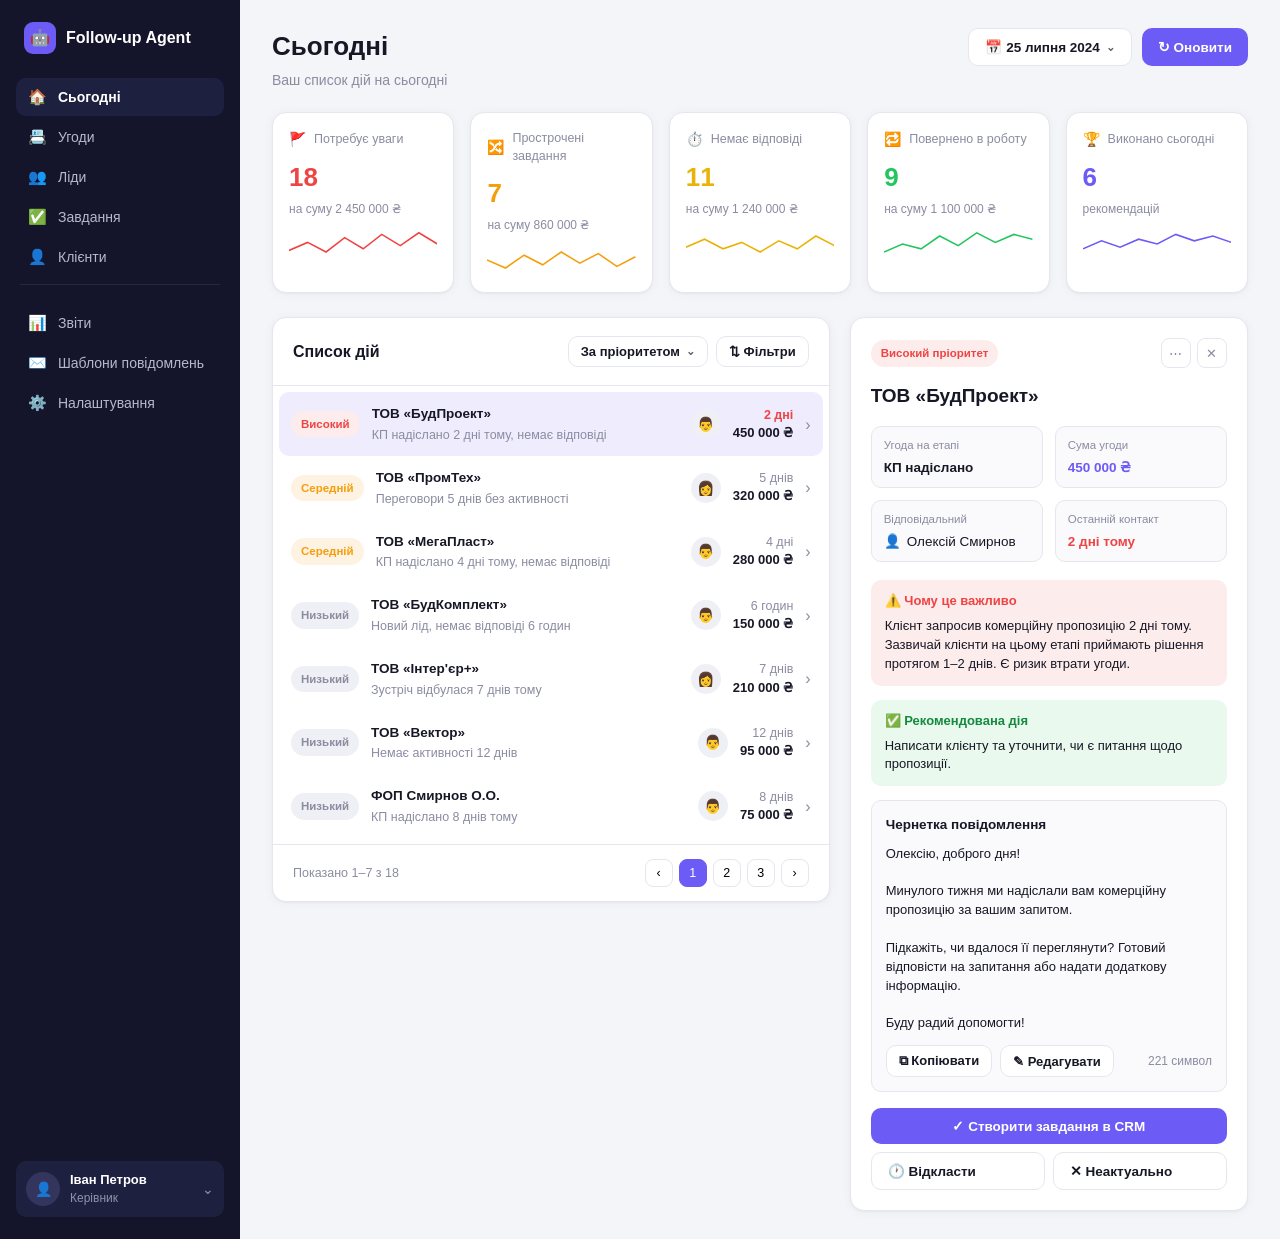
<file: docs/index.html>
<!doctype html>
<html lang="uk">
<head>
<meta charset="UTF-8">
<meta name="viewport" content="width=device-width, initial-scale=1.0">
<title>Follow-up Agent — Сьогодні</title>
<link rel="stylesheet" href="styles.css?v=20260726-3">
</head>
<body>
<div class="layout">

  <aside class="sidebar">
    <div class="brand">
      <span class="brand-icon">🤖</span>
      <span class="brand-name">Follow-up Agent</span>
    </div>

    <nav class="nav" id="nav">
      <button class="nav-item active" data-target="today">
        <span class="nav-icon">🏠</span> Сьогодні
      </button>
      <button class="nav-item" data-target="deals" data-label="Угоди">
        <span class="nav-icon">📇</span> Угоди
      </button>
      <button class="nav-item" data-target="placeholder" data-label="Ліди">
        <span class="nav-icon">👥</span> Ліди
      </button>
      <button class="nav-item" data-target="placeholder" data-label="Завдання">
        <span class="nav-icon">✅</span> Завдання
      </button>
      <button class="nav-item" data-target="placeholder" data-label="Клієнти">
        <span class="nav-icon">👤</span> Клієнти
      </button>
      <div class="nav-gap"></div>
      <button class="nav-item" data-target="placeholder" data-label="Звіти">
        <span class="nav-icon">📊</span> Звіти
      </button>
      <button class="nav-item" data-target="placeholder" data-label="Шаблони повідомлень">
        <span class="nav-icon">✉️</span> Шаблони повідомлень
      </button>
      <button class="nav-item" data-target="placeholder" data-label="Налаштування">
        <span class="nav-icon">⚙️</span> Налаштування
      </button>
    </nav>

    <div class="user-card">
      <div class="user-avatar">👤</div>
      <div class="user-meta">
        <div class="user-name">Іван Петров</div>
        <div class="user-role">Керівник</div>
      </div>
      <span class="user-caret">⌄</span>
    </div>
  </aside>

  <main class="content">

    <div id="view-today">

    <header class="page-header">
      <div>
        <h1>Сьогодні</h1>
        <p class="subtitle">Ваш список дій на сьогодні</p>
      </div>
      <div class="header-actions">
        <button class="btn btn-ghost">📅 25 липня 2024 <span class="caret">⌄</span></button>
        <button class="btn btn-primary" id="refresh-btn">↻ Оновити</button>
      </div>
    </header>

    <section class="stats">
      <article class="stat-card stat-red">
        <div class="stat-top">
          <span class="stat-icon">🚩</span>
          <span class="stat-label">Потребує уваги</span>
        </div>
        <div class="stat-value">18</div>
        <div class="stat-sub">на суму 2 450 000 ₴</div>
        <svg class="sparkline" viewBox="0 0 200 40" preserveAspectRatio="none"><polyline points="0,28 25,18 50,30 75,12 100,26 125,8 150,22 175,6 200,20"/></svg>
      </article>

      <article class="stat-card stat-orange">
        <div class="stat-top">
          <span class="stat-icon">🔀</span>
          <span class="stat-label">Прострочені завдання</span>
        </div>
        <div class="stat-value">7</div>
        <div class="stat-sub">на суму 860 000 ₴</div>
        <svg class="sparkline" viewBox="0 0 200 40" preserveAspectRatio="none"><polyline points="0,20 25,30 50,14 75,26 100,10 125,24 150,12 175,28 200,16"/></svg>
      </article>

      <article class="stat-card stat-yellow">
        <div class="stat-top">
          <span class="stat-icon">⏱️</span>
          <span class="stat-label">Немає відповіді</span>
        </div>
        <div class="stat-value">11</div>
        <div class="stat-sub">на суму 1 240 000 ₴</div>
        <svg class="sparkline" viewBox="0 0 200 40" preserveAspectRatio="none"><polyline points="0,24 25,14 50,26 75,18 100,30 125,16 150,26 175,10 200,22"/></svg>
      </article>

      <article class="stat-card stat-green">
        <div class="stat-top">
          <span class="stat-icon">🔁</span>
          <span class="stat-label">Повернено в роботу</span>
        </div>
        <div class="stat-value">9</div>
        <div class="stat-sub">на суму 1 100 000 ₴</div>
        <svg class="sparkline" viewBox="0 0 200 40" preserveAspectRatio="none"><polyline points="0,30 25,20 50,26 75,10 100,22 125,6 150,18 175,8 200,14"/></svg>
      </article>

      <article class="stat-card stat-purple">
        <div class="stat-top">
          <span class="stat-icon">🏆</span>
          <span class="stat-label">Виконано сьогодні</span>
        </div>
        <div class="stat-value">6</div>
        <div class="stat-sub">рекомендацій</div>
        <svg class="sparkline" viewBox="0 0 200 40" preserveAspectRatio="none"><polyline points="0,26 25,16 50,24 75,14 100,20 125,8 150,16 175,10 200,18"/></svg>
      </article>
    </section>

    <section class="workspace">

      <div class="panel actions-panel">
        <div class="panel-header">
          <h2>Список дій</h2>
          <div class="panel-controls">
            <button class="btn btn-ghost btn-sm" id="sort-btn">За пріоритетом <span class="caret">⌄</span></button>
            <button class="btn btn-ghost btn-sm" id="filter-btn">⇅ Фільтри</button>
            <div class="filter-dropdown" id="filter-dropdown" hidden>
              <label><input type="checkbox" class="filter-check" value="high" checked> Високий</label>
              <label><input type="checkbox" class="filter-check" value="mid" checked> Середній</label>
              <label><input type="checkbox" class="filter-check" value="low" checked> Низький</label>
            </div>
          </div>
        </div>

        <ul class="action-list" id="action-list">
          <li class="action-item selected" data-index="0" data-priority="high" data-amount="450000">
            <span class="priority priority-high">Високий</span>
            <div class="action-main">
              <div class="action-title">ТОВ «БудПроект»</div>
              <div class="action-desc">КП надіслано 2 дні тому, немає відповіді</div>
            </div>
            <div class="action-avatar">👨</div>
            <div class="action-meta">
              <div class="action-days days-high">2 дні</div>
              <div class="action-amount">450 000 ₴</div>
            </div>
            <span class="chevron">›</span>
          </li>

          <li class="action-item" data-index="1" data-priority="mid" data-amount="320000">
            <span class="priority priority-mid">Середній</span>
            <div class="action-main">
              <div class="action-title">ТОВ «ПромТех»</div>
              <div class="action-desc">Переговори 5 днів без активності</div>
            </div>
            <div class="action-avatar">👩</div>
            <div class="action-meta">
              <div class="action-days">5 днів</div>
              <div class="action-amount">320 000 ₴</div>
            </div>
            <span class="chevron">›</span>
          </li>

          <li class="action-item" data-index="2" data-priority="mid" data-amount="280000">
            <span class="priority priority-mid">Середній</span>
            <div class="action-main">
              <div class="action-title">ТОВ «МегаПласт»</div>
              <div class="action-desc">КП надіслано 4 дні тому, немає відповіді</div>
            </div>
            <div class="action-avatar">👨</div>
            <div class="action-meta">
              <div class="action-days">4 дні</div>
              <div class="action-amount">280 000 ₴</div>
            </div>
            <span class="chevron">›</span>
          </li>

          <li class="action-item" data-index="3" data-priority="low" data-amount="150000">
            <span class="priority priority-low">Низький</span>
            <div class="action-main">
              <div class="action-title">ТОВ «БудКомплект»</div>
              <div class="action-desc">Новий лід, немає відповіді 6 годин</div>
            </div>
            <div class="action-avatar">👨</div>
            <div class="action-meta">
              <div class="action-days">6 годин</div>
              <div class="action-amount">150 000 ₴</div>
            </div>
            <span class="chevron">›</span>
          </li>

          <li class="action-item" data-index="4" data-priority="low" data-amount="210000">
            <span class="priority priority-low">Низький</span>
            <div class="action-main">
              <div class="action-title">ТОВ «Інтер'єр+»</div>
              <div class="action-desc">Зустріч відбулася 7 днів тому</div>
            </div>
            <div class="action-avatar">👩</div>
            <div class="action-meta">
              <div class="action-days">7 днів</div>
              <div class="action-amount">210 000 ₴</div>
            </div>
            <span class="chevron">›</span>
          </li>

          <li class="action-item" data-index="5" data-priority="low" data-amount="95000">
            <span class="priority priority-low">Низький</span>
            <div class="action-main">
              <div class="action-title">ТОВ «Вектор»</div>
              <div class="action-desc">Немає активності 12 днів</div>
            </div>
            <div class="action-avatar">👨</div>
            <div class="action-meta">
              <div class="action-days">12 днів</div>
              <div class="action-amount">95 000 ₴</div>
            </div>
            <span class="chevron">›</span>
          </li>

          <li class="action-item" data-index="6" data-priority="low" data-amount="75000">
            <span class="priority priority-low">Низький</span>
            <div class="action-main">
              <div class="action-title">ФОП Смирнов О.О.</div>
              <div class="action-desc">КП надіслано 8 днів тому</div>
            </div>
            <div class="action-avatar">👨</div>
            <div class="action-meta">
              <div class="action-days">8 днів</div>
              <div class="action-amount">75 000 ₴</div>
            </div>
            <span class="chevron">›</span>
          </li>

          <li class="page-empty-state" id="page-empty" hidden>
            <div class="empty-icon">📂</div>
            <p>Це демо-версія макета. Решта угод з'явиться тут після підключення реальної CRM.</p>
          </li>
        </ul>

        <div class="pagination">
          <span class="pagination-info" id="pagination-info">Показано 1–7 з 18</span>
          <div class="pagination-controls">
            <button class="page-btn" id="page-prev" aria-label="Попередня">‹</button>
            <button class="page-btn active" data-page="1">1</button>
            <button class="page-btn" data-page="2">2</button>
            <button class="page-btn" data-page="3">3</button>
            <button class="page-btn" id="page-next" aria-label="Наступна">›</button>
          </div>
        </div>
      </div>

      <div class="panel detail-panel" id="detail-panel">
        <div class="detail-header">
          <span class="priority priority-high" id="detail-priority">Високий пріоритет</span>
          <div class="detail-header-actions">
            <button class="icon-btn" id="detail-more">⋯</button>
            <button class="icon-btn" id="detail-close">✕</button>
          </div>
        </div>

        <h3 class="detail-title" id="detail-title">ТОВ «БудПроект»</h3>

        <div class="detail-grid">
          <div class="detail-field">
            <div class="field-label">Угода на етапі</div>
            <div class="field-value" id="detail-stage">КП надіслано</div>
          </div>
          <div class="detail-field">
            <div class="field-label">Сума угоди</div>
            <div class="field-value strong" id="detail-amount">450 000 ₴</div>
          </div>
          <div class="detail-field">
            <div class="field-label">Відповідальний</div>
            <div class="field-value with-avatar">👤 <span id="detail-owner">Олексій Смирнов</span></div>
          </div>
          <div class="detail-field">
            <div class="field-label">Останній контакт</div>
            <div class="field-value warn" id="detail-lastcontact">2 дні тому</div>
          </div>
        </div>

        <div class="info-box warn-box">
          <div class="info-box-title">⚠️ Чому це важливо</div>
          <p id="detail-why">Клієнт запросив комерційну пропозицію 2 дні тому. Зазвичай клієнти на цьому етапі приймають рішення протягом 1–2 днів. Є ризик втрати угоди.</p>
        </div>

        <div class="info-box success-box">
          <div class="info-box-title">✅ Рекомендована дія</div>
          <p id="detail-action">Написати клієнту та уточнити, чи є питання щодо пропозиції.</p>
        </div>

        <div class="draft-box">
          <div class="draft-title">Чернетка повідомлення</div>
          <div class="draft-text" id="draft-text">Олексію, доброго дня!<br><br>Минулого тижня ми надіслали вам комерційну пропозицію за вашим запитом.<br><br>Підкажіть, чи вдалося її переглянути? Готовий відповісти на запитання або надати додаткову інформацію.<br><br>Буду радий допомогти!</div>
          <div class="draft-footer">
            <div class="draft-actions">
              <button class="btn btn-ghost btn-sm" id="copy-btn">⧉ Копіювати</button>
              <button class="btn btn-ghost btn-sm" id="edit-btn">✎ Редагувати</button>
            </div>
            <span class="char-count" id="char-count">221 символ</span>
          </div>
        </div>

        <div class="detail-footer">
          <button class="btn btn-primary btn-block" id="confirm-btn">✓ Створити завдання в CRM</button>
          <div>
            <button class="btn btn-outline" id="snooze-btn">🕐 Відкласти</button>
            <button class="btn btn-outline" id="dismiss-btn">✕ Неактуально</button>
          </div>
        </div>
      </div>

      <div class="panel detail-panel detail-empty" id="detail-empty" hidden>
        <div class="empty-icon">👈</div>
        <p>Оберіть угоду зі списку зліва, щоб побачити деталі.</p>
      </div>

    </section>

    </div>

    <div id="view-deals" hidden>

      <header class="page-header">
        <div>
          <h1>Угоди</h1>
          <p class="subtitle">Усі угоди у воронці продажів</p>
        </div>
        <div class="header-actions">
          <button class="btn btn-ghost" id="deals-export">⭳ Експорт</button>
          <button class="btn btn-primary" id="deals-refresh">↻ Оновити</button>
        </div>
      </header>

      <section class="stats stats-4">
        <article class="stat-card stat-purple">
          <div class="stat-top">
            <span class="stat-icon">📇</span>
            <span class="stat-label">Усього угод</span>
          </div>
          <div class="stat-value" id="kpi-total">—</div>
          <div class="stat-sub">у воронці</div>
          <svg class="sparkline" viewBox="0 0 200 40" preserveAspectRatio="none"><polyline points="0,30 25,24 50,26 75,16 100,20 125,10 150,16 175,8 200,12"/></svg>
        </article>

        <article class="stat-card stat-green">
          <div class="stat-top">
            <span class="stat-icon">💰</span>
            <span class="stat-label">Сума воронки</span>
          </div>
          <div class="stat-value" id="kpi-sum">—</div>
          <div class="stat-sub">по відкритих угодах</div>
          <svg class="sparkline" viewBox="0 0 200 40" preserveAspectRatio="none"><polyline points="0,32 25,22 50,28 75,14 100,24 125,8 150,18 175,10 200,6"/></svg>
        </article>

        <article class="stat-card stat-red">
          <div class="stat-top">
            <span class="stat-icon">🚩</span>
            <span class="stat-label">Зависли понад 7 днів</span>
          </div>
          <div class="stat-value" id="kpi-stuck">—</div>
          <div class="stat-sub" id="kpi-stuck-sum">—</div>
          <svg class="sparkline" viewBox="0 0 200 40" preserveAspectRatio="none"><polyline points="0,20 25,28 50,16 75,26 100,12 125,22 150,10 175,24 200,18"/></svg>
        </article>

        <article class="stat-card stat-orange">
          <div class="stat-top">
            <span class="stat-icon">📈</span>
            <span class="stat-label">Середній чек</span>
          </div>
          <div class="stat-value" id="kpi-avg">—</div>
          <div class="stat-sub">на одну угоду</div>
          <svg class="sparkline" viewBox="0 0 200 40" preserveAspectRatio="none"><polyline points="0,24 25,18 50,26 75,20 100,14 125,22 150,12 175,18 200,14"/></svg>
        </article>
      </section>

      <section class="deals-workspace" id="deals-workspace">

        <div class="panel deals-panel">
          <div class="panel-header deals-panel-header">
            <h2>Усі угоди <span class="count-badge" id="deals-count">0</span></h2>
            <div class="deals-toolbar">
              <input class="search-input" id="deals-search" type="search" placeholder="Пошук за компанією…" autocomplete="off">
              <select class="select-input" id="deals-stage">
                <option value="all">Усі етапи</option>
                <option value="Новий лід">Новий лід</option>
                <option value="Кваліфікація">Кваліфікація</option>
                <option value="КП надіслано">КП надіслано</option>
                <option value="Переговори">Переговори</option>
                <option value="Зустріч проведена">Зустріч проведена</option>
                <option value="Договір">Договір</option>
              </select>
              <select class="select-input" id="deals-priority">
                <option value="all">Усі пріоритети</option>
                <option value="high">Високий</option>
                <option value="mid">Середній</option>
                <option value="low">Низький</option>
              </select>
            </div>
          </div>

          <div class="table-wrap">
            <table class="deals-table">
              <thead>
                <tr>
                  <th class="sortable" data-sort="company">Компанія <span class="sort-arrow"></span></th>
                  <th class="sortable num" data-sort="amount">Сума <span class="sort-arrow"></span></th>
                  <th>Етап</th>
                  <th class="sortable" data-sort="priority">Пріоритет <span class="sort-arrow"></span></th>
                  <th class="sortable" data-sort="idle">Остання активність <span class="sort-arrow"></span></th>
                  <th>Відповідальний</th>
                </tr>
              </thead>
              <tbody id="deals-tbody"></tbody>
            </table>
            <div class="table-empty" id="deals-empty" hidden>
              <div class="empty-icon">🔍</div>
              <p>Жодної угоди не знайдено. Спробуйте змінити фільтри або пошуковий запит.</p>
            </div>
          </div>

          <div class="pagination">
            <span class="pagination-info" id="deals-pagination-info">—</span>
            <div class="pagination-controls" id="deals-pages"></div>
          </div>
        </div>

        <div class="panel detail-panel" id="dd-panel" hidden>
          <div class="detail-header">
            <span class="priority priority-high" id="dd-priority">Високий пріоритет</span>
            <div class="detail-header-actions">
              <button class="icon-btn" id="dd-more">⋯</button>
              <button class="icon-btn" id="dd-close">✕</button>
            </div>
          </div>

          <h3 class="detail-title" id="dd-title">—</h3>

          <div class="detail-grid">
            <div class="detail-field">
              <div class="field-label">Етап</div>
              <div class="field-value" id="dd-stage">—</div>
            </div>
            <div class="detail-field">
              <div class="field-label">Сума угоди</div>
              <div class="field-value strong" id="dd-amount">—</div>
            </div>
            <div class="detail-field">
              <div class="field-label">Відповідальний</div>
              <div class="field-value with-avatar">👤 <span id="dd-owner">—</span></div>
            </div>
            <div class="detail-field">
              <div class="field-label">Остання активність</div>
              <div class="field-value" id="dd-idle">—</div>
            </div>
            <div class="detail-field">
              <div class="field-label">Створено</div>
              <div class="field-value" id="dd-created">—</div>
            </div>
            <div class="detail-field">
              <div class="field-label">Ймовірність</div>
              <div class="field-value" id="dd-probability">—</div>
            </div>
          </div>

          <div class="info-box" id="dd-note-box">
            <div class="info-box-title" id="dd-note-title">Статус угоди</div>
            <p id="dd-note">—</p>
          </div>

          <div class="timeline-box">
            <div class="draft-title">Історія етапів</div>
            <ol class="timeline" id="dd-timeline"></ol>
          </div>

          <div class="detail-footer">
            <button class="btn btn-primary btn-block" id="dd-open-crm">↗ Відкрити в CRM</button>
            <div>
              <button class="btn btn-outline" id="dd-task">✓ Створити завдання</button>
              <button class="btn btn-outline" id="dd-archive">🗄 В архів</button>
            </div>
          </div>
        </div>

      </section>

    </div>

    <div class="placeholder-view" id="view-placeholder" hidden>
      <div class="placeholder-card">
        <h2 id="placeholder-title">Розділ у розробці</h2>
        <p>Цей екран мокапу ще не реалізовано — зараз готовий лише розділ «Сьогодні».</p>
        <button class="btn btn-primary" id="back-to-today">← Повернутися на «Сьогодні»</button>
      </div>
    </div>

  </main>
</div>

<div class="toast" id="toast"></div>

<script src="script.js?v=20260726-3"></script>
</body>
</html>
</file>
<file: docs/styles.css>
:root {
  --bg: #f4f5f8;
  --sidebar-bg: #14152b;
  --sidebar-hover: #1e2040;
  --panel-bg: #ffffff;
  --border: #e6e7ee;
  --text: #171826;
  --text-muted: #8a8ca0;
  --accent: #6d5bf6;
  --accent-hover: #5a48e6;
  --red: #ef4444;
  --red-bg: #fdecec;
  --orange: #f59e0b;
  --orange-bg: #fef3e2;
  --yellow: #eab308;
  --yellow-bg: #fdf7de;
  --green: #22c55e;
  --green-bg: #e9f9ee;
  --purple: #6d5bf6;
  --purple-bg: #efecfe;
  --radius: 14px;
  --shadow: 0 1px 2px rgba(20, 21, 43, 0.04), 0 1px 12px rgba(20, 21, 43, 0.04);
}

* { box-sizing: border-box; }

body {
  margin: 0;
  font-family: -apple-system, "Segoe UI", Roboto, Helvetica, Arial, sans-serif;
  background: var(--bg);
  color: var(--text);
  font-size: 14px;
  line-height: 1.45;
}

.layout {
  display: flex;
  min-height: 100vh;
}

/* Sidebar */
.sidebar {
  width: 240px;
  flex-shrink: 0;
  background: var(--sidebar-bg);
  color: #fff;
  display: flex;
  flex-direction: column;
  padding: 22px 16px;
}

.brand {
  display: flex;
  align-items: center;
  gap: 10px;
  padding: 0 8px 24px;
  font-weight: 700;
  font-size: 16px;
}

.brand-icon {
  width: 32px;
  height: 32px;
  display: flex;
  align-items: center;
  justify-content: center;
  background: var(--accent);
  border-radius: 9px;
  font-size: 16px;
}

.nav {
  display: flex;
  flex-direction: column;
  gap: 2px;
  flex: 1;
}

.nav-item {
  display: flex;
  align-items: center;
  gap: 12px;
  padding: 10px 12px;
  border-radius: 10px;
  color: #b7b8cc;
  text-decoration: none;
  font-size: 14px;
  transition: background .15s, color .15s;
}

.nav-item:hover {
  background: var(--sidebar-hover);
  color: #fff;
}

.nav-item.active {
  background: var(--sidebar-hover);
  color: #fff;
  font-weight: 600;
}

.nav-icon {
  width: 18px;
  text-align: center;
  font-size: 15px;
}

.nav-gap {
  height: 12px;
  border-top: 1px solid rgba(255,255,255,0.08);
  margin: 6px 4px;
}

.user-card {
  display: flex;
  align-items: center;
  gap: 10px;
  padding: 10px;
  border-radius: 10px;
  background: var(--sidebar-hover);
  margin-top: 12px;
}

.user-avatar {
  width: 34px;
  height: 34px;
  border-radius: 50%;
  background: #33355c;
  display: flex;
  align-items: center;
  justify-content: center;
}

.user-name { font-size: 13px; font-weight: 600; }
.user-role { font-size: 12px; color: #9092ab; }
.user-caret { margin-left: auto; color: #9092ab; }

/* Content */
.content {
  flex: 1;
  padding: 28px 32px;
  min-width: 0;
}

.page-header {
  display: flex;
  justify-content: space-between;
  align-items: flex-start;
  margin-bottom: 22px;
}

.page-header h1 {
  margin: 0 0 4px;
  font-size: 26px;
}

.subtitle {
  margin: 0;
  color: var(--text-muted);
}

.header-actions {
  display: flex;
  gap: 10px;
}

.btn {
  border: none;
  border-radius: 10px;
  padding: 10px 16px;
  font-size: 13.5px;
  font-weight: 600;
  cursor: pointer;
  display: inline-flex;
  align-items: center;
  gap: 6px;
}

.btn-sm { padding: 7px 12px; font-size: 13px; }

.btn-primary {
  background: var(--accent);
  color: #fff;
}
.btn-primary:hover { background: var(--accent-hover); }

.btn-ghost {
  background: #fff;
  color: var(--text);
  border: 1px solid var(--border);
}
.btn-ghost:hover { background: #fafafd; }

.btn-outline {
  background: #fff;
  color: var(--text);
  border: 1px solid var(--border);
  flex: 1;
}

.btn-block { width: 100%; justify-content: center; }

.caret { font-size: 11px; opacity: .7; }

/* Stats */
.stats {
  display: grid;
  grid-template-columns: repeat(5, 1fr);
  gap: 16px;
  margin-bottom: 24px;
}

.stat-card {
  background: var(--panel-bg);
  border: 1px solid var(--border);
  border-radius: var(--radius);
  padding: 16px;
  box-shadow: var(--shadow);
  position: relative;
  overflow: hidden;
}

.stat-top {
  display: flex;
  align-items: center;
  gap: 8px;
  color: var(--text-muted);
  font-size: 12.5px;
  margin-bottom: 10px;
}

.stat-icon { font-size: 14px; }

.stat-value {
  font-size: 26px;
  font-weight: 700;
  margin-bottom: 4px;
}

.stat-sub {
  font-size: 12px;
  color: var(--text-muted);
  margin-bottom: 10px;
}

.sparkline {
  width: 100%;
  height: 32px;
  display: block;
}
.sparkline polyline {
  fill: none;
  stroke-width: 2;
}

.stat-red .stat-value { color: var(--red); }
.stat-red .sparkline polyline { stroke: var(--red); }
.stat-orange .stat-value { color: var(--orange); }
.stat-orange .sparkline polyline { stroke: var(--orange); }
.stat-yellow .stat-value { color: var(--yellow); }
.stat-yellow .sparkline polyline { stroke: var(--yellow); }
.stat-green .stat-value { color: var(--green); }
.stat-green .sparkline polyline { stroke: var(--green); }
.stat-purple .stat-value { color: var(--purple); }
.stat-purple .sparkline polyline { stroke: var(--purple); }

/* Workspace */
.workspace {
  display: grid;
  grid-template-columns: 1.4fr 1fr;
  gap: 20px;
  align-items: start;
}

.panel {
  background: var(--panel-bg);
  border: 1px solid var(--border);
  border-radius: var(--radius);
  box-shadow: var(--shadow);
}

.panel-header {
  display: flex;
  justify-content: space-between;
  align-items: center;
  padding: 18px 20px;
  border-bottom: 1px solid var(--border);
}

.panel-header h2 { margin: 0; font-size: 16px; }

.panel-controls { display: flex; gap: 8px; }

/* Action list */
.action-list {
  list-style: none;
  margin: 0;
  padding: 6px;
}

.action-item {
  display: flex;
  align-items: center;
  gap: 12px;
  padding: 12px;
  border-radius: 10px;
  cursor: pointer;
}

.action-item:hover { background: #fafafd; }

.action-item.selected {
  background: var(--purple-bg);
}

.priority {
  flex-shrink: 0;
  font-size: 11.5px;
  font-weight: 700;
  padding: 5px 10px;
  border-radius: 999px;
  white-space: nowrap;
}

.priority-high { background: var(--red-bg); color: var(--red); }
.priority-mid { background: var(--orange-bg); color: var(--orange); }
.priority-low { background: #eef0f5; color: var(--text-muted); }

.action-main { flex: 1; min-width: 0; }

.action-title {
  font-weight: 600;
  font-size: 13.5px;
  margin-bottom: 2px;
  white-space: nowrap;
  overflow: hidden;
  text-overflow: ellipsis;
}

.action-desc {
  font-size: 12.5px;
  color: var(--text-muted);
  white-space: nowrap;
  overflow: hidden;
  text-overflow: ellipsis;
}

.action-avatar {
  width: 30px;
  height: 30px;
  border-radius: 50%;
  background: #eef0f5;
  display: flex;
  align-items: center;
  justify-content: center;
  flex-shrink: 0;
}

.action-meta {
  text-align: right;
  flex-shrink: 0;
}

.action-days {
  font-size: 12.5px;
  color: var(--text-muted);
}

.days-high { color: var(--red); font-weight: 600; }

.action-amount {
  font-size: 13px;
  font-weight: 700;
}

.chevron {
  color: var(--text-muted);
  font-size: 16px;
}

.pagination {
  display: flex;
  justify-content: space-between;
  align-items: center;
  padding: 14px 20px;
  border-top: 1px solid var(--border);
}

.pagination-info {
  font-size: 12.5px;
  color: var(--text-muted);
}

.pagination-controls { display: flex; gap: 6px; }

.page-btn {
  width: 28px;
  height: 28px;
  border-radius: 8px;
  border: 1px solid var(--border);
  background: #fff;
  cursor: pointer;
  font-size: 12.5px;
}

.page-btn.active {
  background: var(--accent);
  border-color: var(--accent);
  color: #fff;
}

/* Detail panel */
.detail-panel {
  padding: 20px;
}

.detail-header {
  display: flex;
  justify-content: space-between;
  align-items: center;
  margin-bottom: 14px;
}

.detail-header-actions { display: flex; gap: 6px; }

.icon-btn {
  width: 30px;
  height: 30px;
  border-radius: 8px;
  border: 1px solid var(--border);
  background: #fff;
  cursor: pointer;
  color: var(--text-muted);
}

.detail-title {
  margin: 0 0 16px;
  font-size: 19px;
}

.detail-grid {
  display: grid;
  grid-template-columns: 1fr 1fr;
  gap: 12px;
  margin-bottom: 18px;
}

.detail-field {
  background: #fafafd;
  border: 1px solid var(--border);
  border-radius: 10px;
  padding: 10px 12px;
}

.field-label {
  font-size: 11.5px;
  color: var(--text-muted);
  margin-bottom: 4px;
}

.field-value { font-size: 13.5px; font-weight: 600; }
.field-value.strong { color: var(--accent); }
.field-value.warn { color: var(--red); }
.field-value.with-avatar { display: flex; align-items: center; gap: 6px; font-weight: 500; }

.info-box {
  border-radius: 10px;
  padding: 12px 14px;
  margin-bottom: 14px;
  font-size: 13px;
}

.info-box p { margin: 0; color: var(--text); }

.info-box-title {
  font-weight: 700;
  font-size: 13px;
  margin-bottom: 6px;
}

.warn-box { background: var(--red-bg); }
.warn-box .info-box-title { color: var(--red); }

.success-box { background: var(--green-bg); }
.success-box .info-box-title { color: #16893f; }

.draft-box {
  background: #fafafd;
  border: 1px solid var(--border);
  border-radius: 10px;
  padding: 14px;
  margin-bottom: 16px;
}

.draft-title {
  font-weight: 700;
  font-size: 13.5px;
  margin-bottom: 10px;
}

.draft-text {
  font-size: 13px;
  color: var(--text);
  margin-bottom: 12px;
}

.draft-footer {
  display: flex;
  justify-content: space-between;
  align-items: center;
}

.draft-actions { display: flex; gap: 8px; }

.char-count {
  font-size: 12px;
  color: var(--text-muted);
}

.detail-footer {
  display: flex;
  flex-direction: column;
  gap: 8px;
}

.detail-footer > div {
  display: flex;
  gap: 8px;
}

@media (max-width: 1200px) {
  .workspace { grid-template-columns: 1fr; }
  .stats { grid-template-columns: repeat(3, 1fr); }
}

@media (max-width: 900px) {
  .stats { grid-template-columns: repeat(2, 1fr); }
  .sidebar { display: none; }
}

/* Interactivity additions */
.nav-item { cursor: pointer; background: none; border: none; width: 100%; text-align: left; font-family: inherit; }

.placeholder-view {
  display: flex;
  align-items: center;
  justify-content: center;
  min-height: 60vh;
}

.placeholder-view[hidden] { display: none; }

.placeholder-card {
  text-align: center;
  background: var(--panel-bg);
  border: 1px solid var(--border);
  border-radius: var(--radius);
  box-shadow: var(--shadow);
  padding: 48px 56px;
}

.placeholder-card h2 { margin: 0 0 8px; font-size: 20px; }
.placeholder-card p { color: var(--text-muted); margin: 0 0 20px; }

.detail-empty {
  padding: 60px 20px;
  text-align: center;
  color: var(--text-muted);
}

.detail-empty .empty-icon { font-size: 32px; margin-bottom: 10px; }

.page-empty-state {
  padding: 36px 12px;
  text-align: center;
  color: var(--text-muted);
  cursor: default;
}

.page-empty-state:hover { background: none; }
.page-empty-state .empty-icon { font-size: 26px; margin-bottom: 8px; }

.page-btn:disabled { opacity: .4; cursor: default; }

.filter-dropdown {
  position: absolute;
  margin-top: 6px;
  background: #fff;
  border: 1px solid var(--border);
  border-radius: 10px;
  box-shadow: var(--shadow);
  padding: 10px 14px;
  z-index: 5;
  display: flex;
  flex-direction: column;
  gap: 8px;
  font-size: 13px;
}

.panel-controls { position: relative; }

.filter-dropdown[hidden] { display: none; }

.filter-dropdown label { display: flex; align-items: center; gap: 8px; cursor: pointer; }

.draft-text[contenteditable="true"] {
  outline: 1px dashed var(--accent);
  border-radius: 6px;
  padding: 4px;
}

.spinning { animation: spin .6s linear; }
@keyframes spin { to { transform: rotate(360deg); } }

.toast {
  position: fixed;
  bottom: 24px;
  right: 24px;
  background: var(--text);
  color: #fff;
  padding: 12px 18px;
  border-radius: 10px;
  font-size: 13.5px;
  box-shadow: var(--shadow);
  opacity: 0;
  transform: translateY(8px);
  transition: opacity .2s, transform .2s;
  z-index: 20;
}

.toast.show { opacity: 1; transform: translateY(0); }

.action-item.dismissing {
  opacity: 0;
  transform: translateX(12px);
  transition: opacity .2s, transform .2s;
}

/* ---- Розділ «Угоди» ---- */
.stats-4 { grid-template-columns: repeat(4, 1fr); }

.deals-workspace {
  display: grid;
  grid-template-columns: 1fr;
  gap: 20px;
  align-items: start;
}

.deals-workspace.with-detail { grid-template-columns: minmax(0, 1.6fr) minmax(320px, 1fr); }

.deals-panel { min-width: 0; }

.deals-panel-header {
  flex-wrap: wrap;
  gap: 12px;
}

.count-badge {
  display: inline-block;
  margin-left: 6px;
  padding: 2px 8px;
  border-radius: 999px;
  background: var(--purple-bg);
  color: var(--accent);
  font-size: 12px;
  font-weight: 700;
}

.deals-toolbar {
  display: flex;
  gap: 8px;
  flex-wrap: wrap;
}

.search-input,
.select-input {
  border: 1px solid var(--border);
  border-radius: 10px;
  padding: 7px 12px;
  font-size: 13px;
  font-family: inherit;
  color: var(--text);
  background: #fff;
}

.search-input { min-width: 200px; }
.search-input:focus,
.select-input:focus { outline: 2px solid var(--purple-bg); border-color: var(--accent); }
.select-input { cursor: pointer; }

.table-wrap { overflow-x: auto; }

.deals-table {
  width: 100%;
  border-collapse: collapse;
  font-size: 13.5px;
}

.deals-table th {
  text-align: left;
  font-size: 12px;
  font-weight: 600;
  color: var(--text-muted);
  padding: 10px 16px;
  border-bottom: 1px solid var(--border);
  white-space: nowrap;
}

.deals-table th.num { text-align: right; }

.deals-table th.sortable { cursor: pointer; user-select: none; }
.deals-table th.sortable:hover { color: var(--text); }

.sort-arrow { font-size: 10px; opacity: .55; }

.deals-table td {
  padding: 12px 16px;
  border-bottom: 1px solid var(--border);
  vertical-align: middle;
}

.deals-table tbody tr { cursor: pointer; }
.deals-table tbody tr:hover { background: #fafafd; }
.deals-table tbody tr.selected { background: var(--purple-bg); }
.deals-table tbody tr:last-child td { border-bottom: none; }

.cell-company { font-weight: 600; }
.cell-amount { text-align: right; font-weight: 700; white-space: nowrap; }
.cell-idle { color: var(--text-muted); white-space: nowrap; }
.cell-idle.stale { color: var(--red); font-weight: 600; }

.cell-owner {
  display: flex;
  align-items: center;
  gap: 8px;
  white-space: nowrap;
}

.owner-avatar {
  width: 26px;
  height: 26px;
  border-radius: 50%;
  background: #eef0f5;
  display: flex;
  align-items: center;
  justify-content: center;
  flex-shrink: 0;
  font-size: 12px;
}

.stage-badge {
  display: inline-block;
  padding: 4px 10px;
  border-radius: 999px;
  background: #eef0f5;
  color: var(--text-muted);
  font-size: 11.5px;
  font-weight: 600;
  white-space: nowrap;
}

.stage-new { background: #eef0f5; color: var(--text-muted); }
.stage-qual { background: var(--yellow-bg); color: #8a6d09; }
.stage-offer { background: var(--orange-bg); color: var(--orange); }
.stage-talks { background: var(--purple-bg); color: var(--accent); }
.stage-meeting { background: #e6f0fd; color: #2563eb; }
.stage-contract { background: var(--green-bg); color: #16893f; }

.table-empty {
  padding: 48px 20px;
  text-align: center;
  color: var(--text-muted);
}

.table-empty .empty-icon { font-size: 28px; margin-bottom: 8px; }
.table-empty p { margin: 0; }

.info-box.neutral-box { background: #fafafd; border: 1px solid var(--border); }
.info-box.neutral-box .info-box-title { color: var(--text); }

.timeline-box {
  background: #fafafd;
  border: 1px solid var(--border);
  border-radius: 10px;
  padding: 14px;
  margin-bottom: 16px;
}

.timeline {
  list-style: none;
  margin: 0;
  padding: 0 0 0 18px;
  border-left: 2px solid var(--border);
}

.timeline li {
  position: relative;
  padding: 0 0 14px 4px;
  font-size: 13px;
}

.timeline li:last-child { padding-bottom: 0; }

.timeline li::before {
  content: "";
  position: absolute;
  left: -25px;
  top: 5px;
  width: 8px;
  height: 8px;
  border-radius: 50%;
  background: var(--border);
}

.timeline li.current::before { background: var(--accent); }

.timeline-stage { font-weight: 600; }
.timeline-date { color: var(--text-muted); font-size: 12px; }

@media (max-width: 1200px) {
  .stats-4 { grid-template-columns: repeat(2, 1fr); }
  .deals-workspace.with-detail { grid-template-columns: 1fr; }
}
</file>
